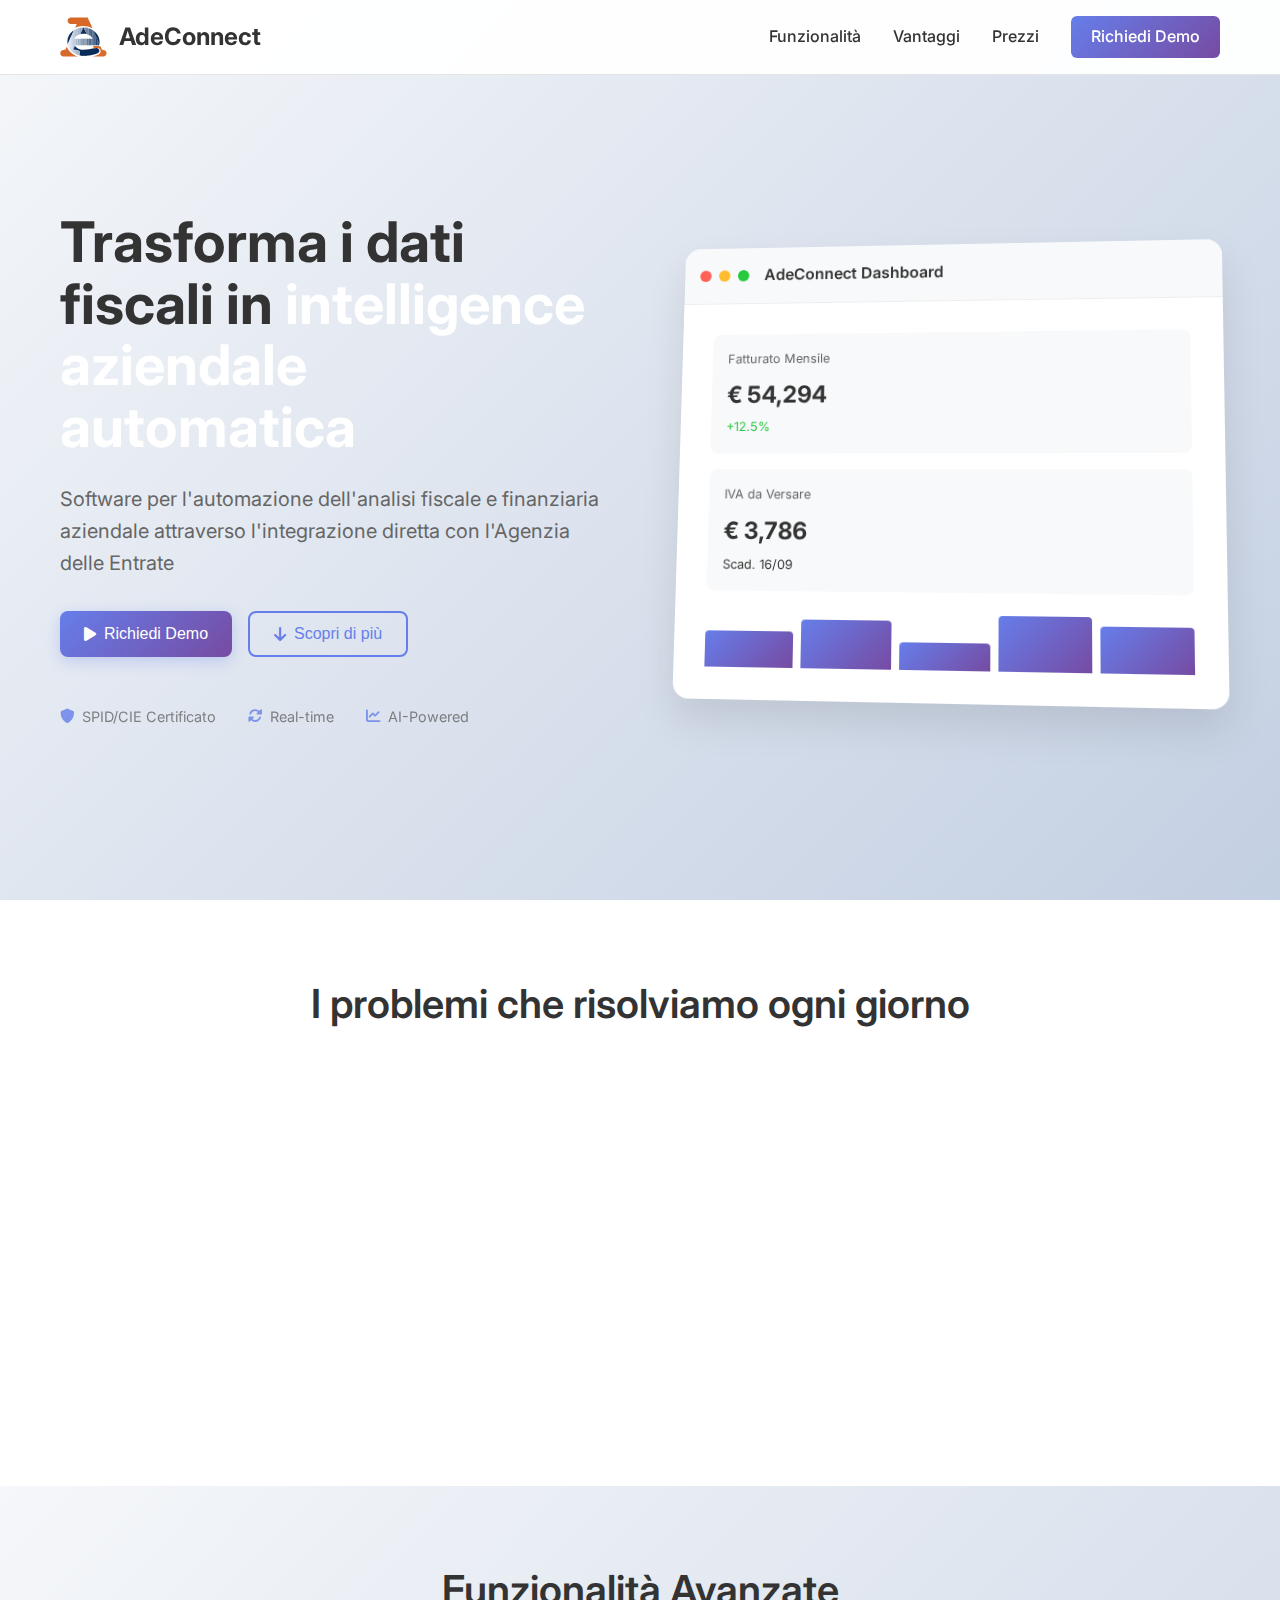
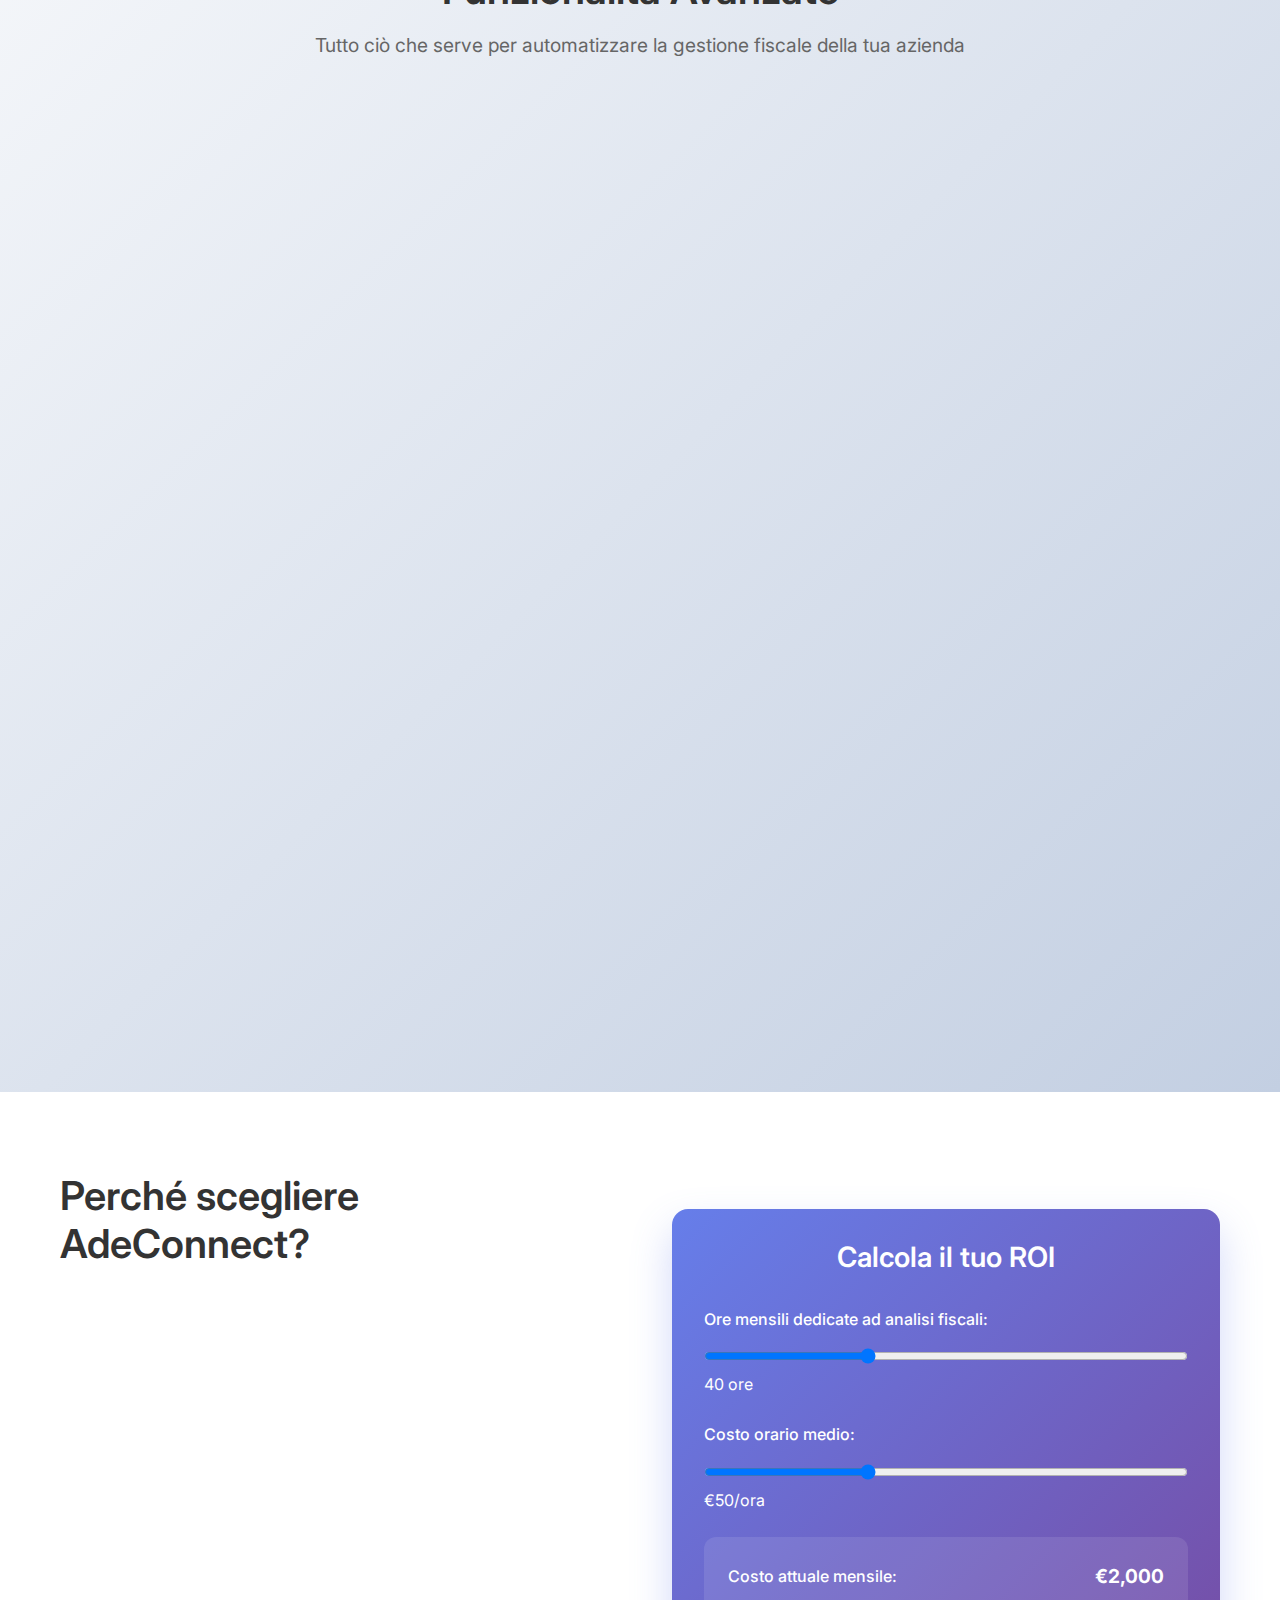
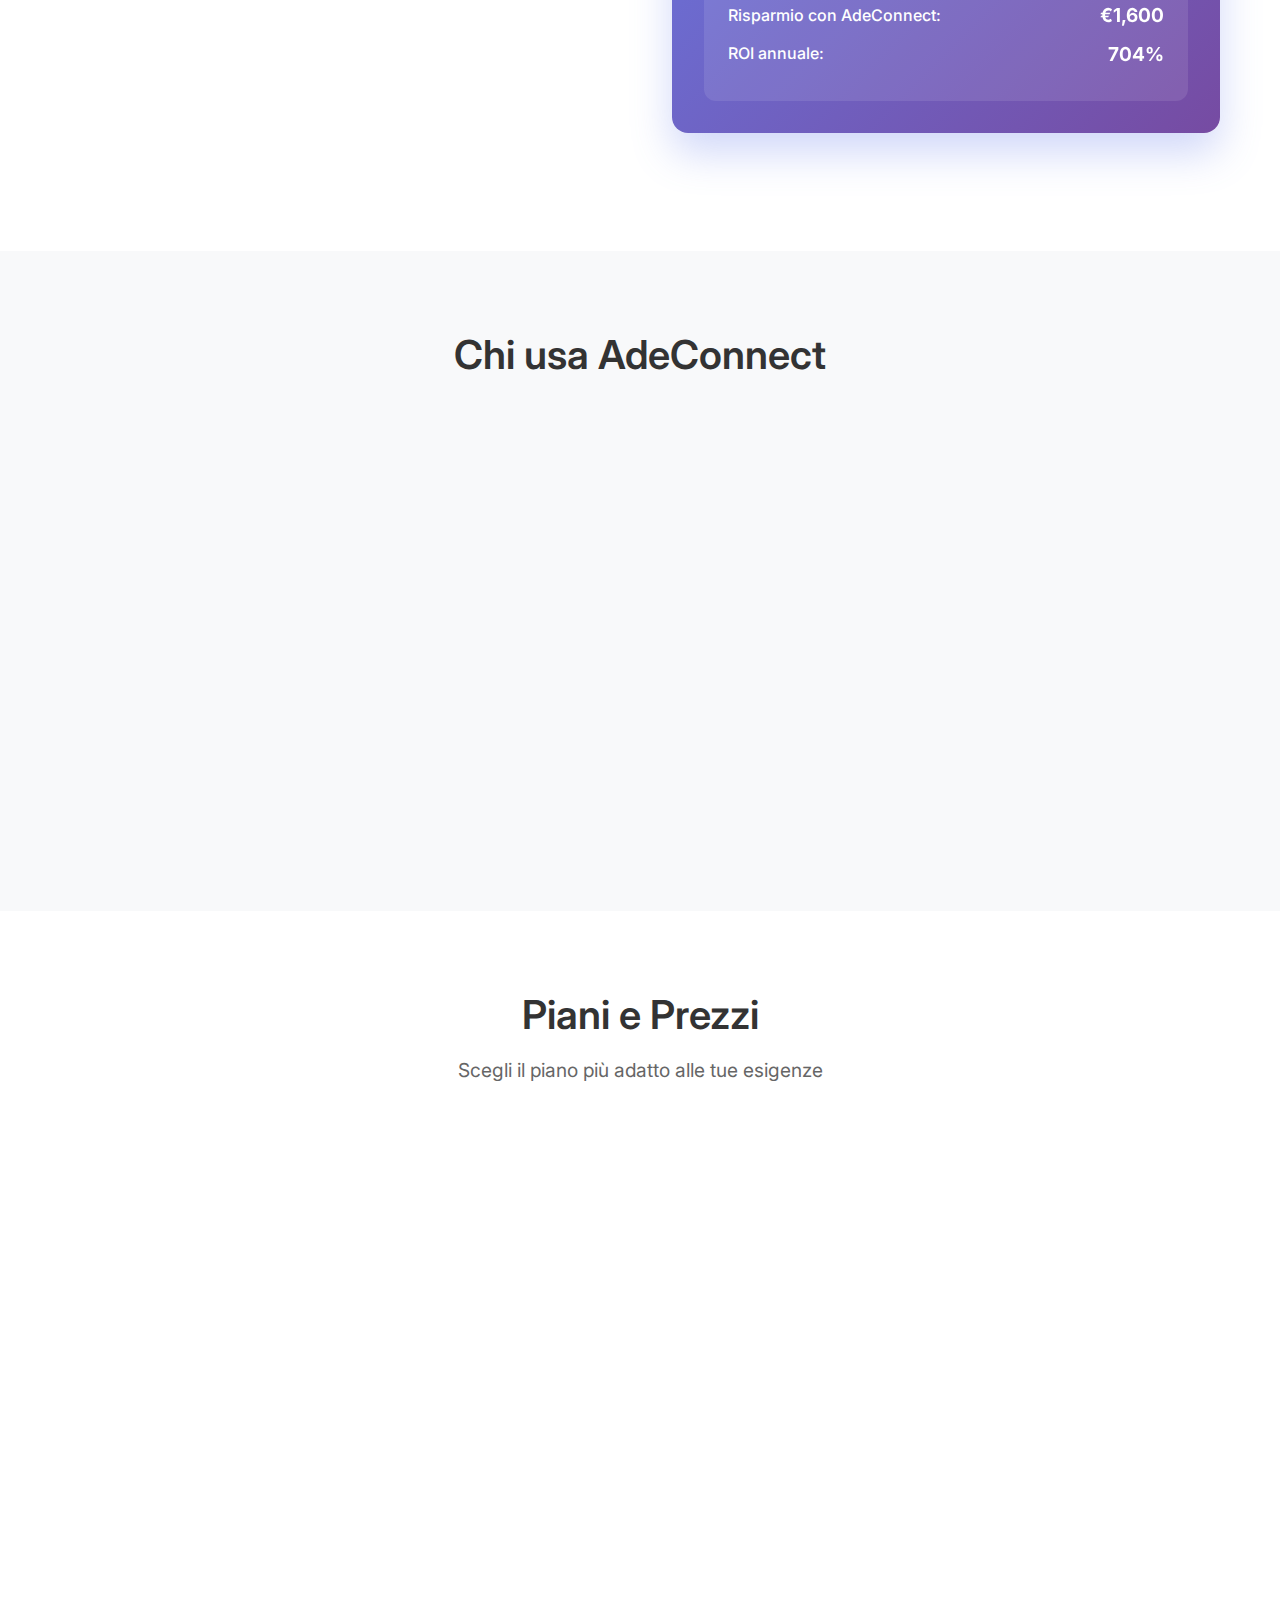
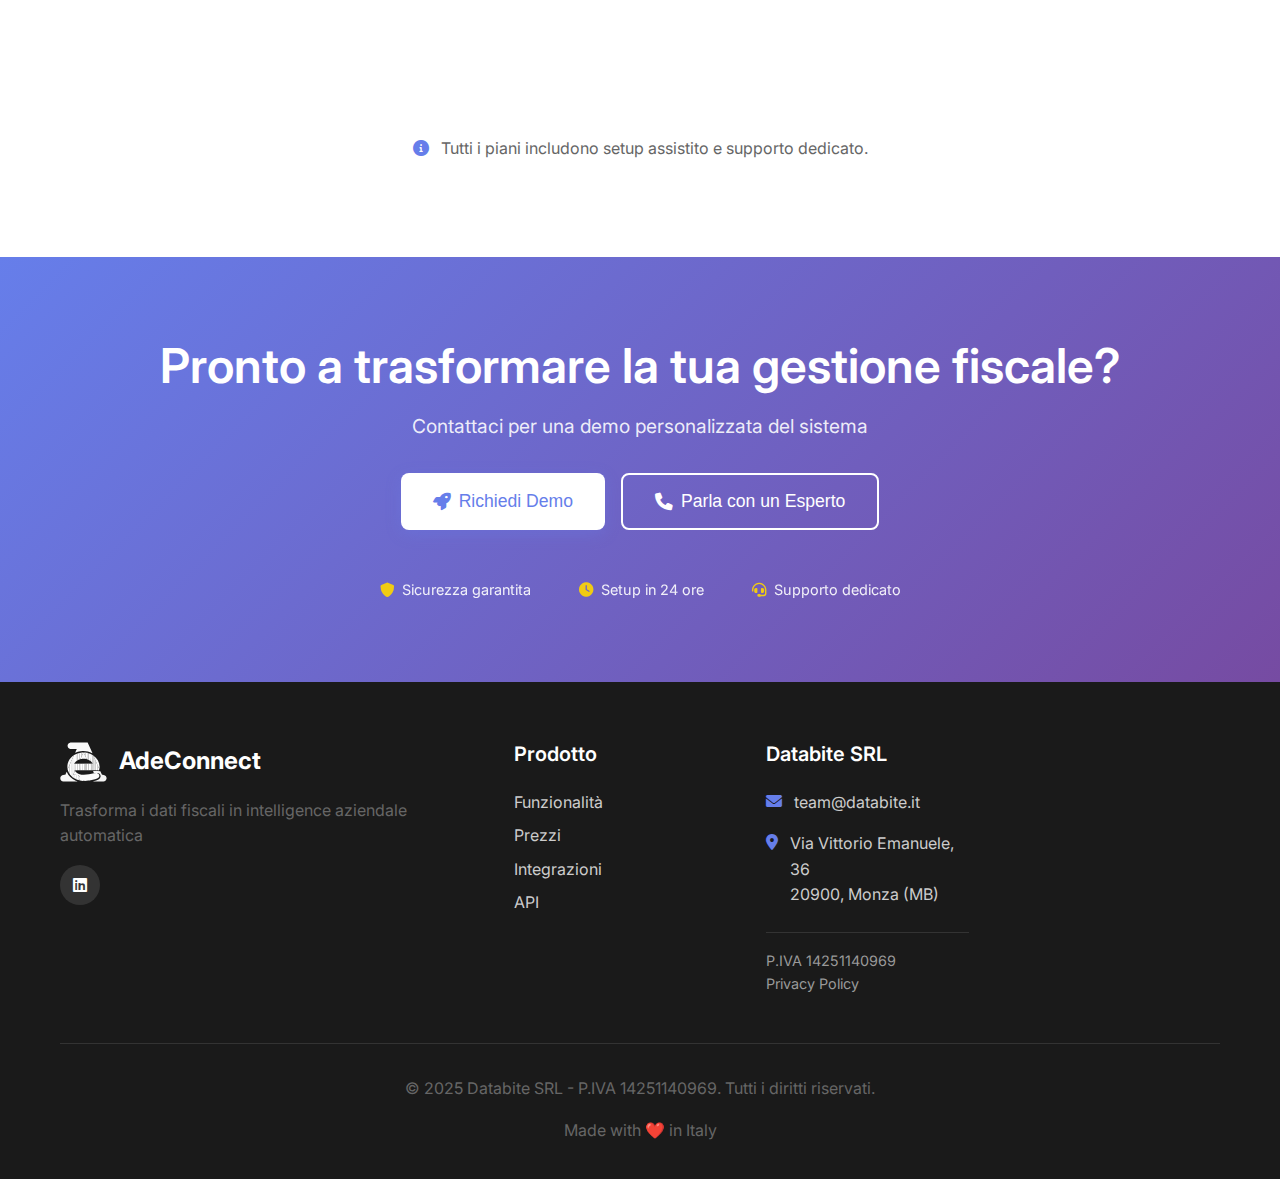
<file: index.html>
<!DOCTYPE html>
<html lang="it">
<head>
    <meta charset="UTF-8">
    <meta name="viewport" content="width=device-width, initial-scale=1.0">
    <title>AdeConnect - Automazione Fiscale e Analisi Aziendale</title>
    <meta name="description" content="Software per l'automazione dell'analisi fiscale e finanziaria aziendale attraverso l'integrazione diretta con l'Agenzia delle Entrate">
    <link rel="stylesheet" href="styles.css">
    <link href="https://fonts.googleapis.com/css2?family=Inter:wght@300;400;500;600;700&display=swap" rel="stylesheet">
    <link rel="stylesheet" href="https://cdnjs.cloudflare.com/ajax/libs/font-awesome/6.0.0/css/all.min.css">
</head>
<body>
    <!-- Navigation -->
    <nav class="navbar">
        <div class="container">
            <div class="nav-content">
                <div class="logo">
                    <img src="ade-logo.svg" alt="AdeConnect" class="logo-img">
                    <span class="logo-text">AdeConnect</span>
                </div>
                <div class="nav-links">
                    <a href="#features">Funzionalità</a>
                    <a href="#benefits">Vantaggi</a>
                    <a href="#pricing">Prezzi</a>
                                        <a href="#contact" class="cta-button">Richiedi Demo</a>
                </div>
                <div class="mobile-menu-toggle">
                    <i class="fas fa-bars"></i>
                </div>
            </div>
        </div>
    </nav>

    <!-- Hero Section -->
    <section class="hero">
        <div class="container">
            <div class="hero-content">
                <div class="hero-text">
                    <h1 class="hero-title">
                        Trasforma i dati fiscali in <span class="highlight">intelligence aziendale automatica</span>
                    </h1>
                    <p class="hero-subtitle">
                        Software per l'automazione dell'analisi fiscale e finanziaria aziendale attraverso l'integrazione diretta con l'Agenzia delle Entrate
                    </p>
                    <div class="hero-buttons">
                        <button class="btn-primary" onclick="openDemo()">
                            <i class="fas fa-play"></i>
                            Richiedi Demo
                        </button>
                        <button class="btn-secondary" onclick="scrollToFeatures()">
                            <i class="fas fa-arrow-down"></i>
                            Scopri di più
                        </button>
                    </div>
                    <div class="trust-indicators">
                        <div class="trust-item">
                            <i class="fas fa-shield-alt"></i>
                            <span>SPID/CIE Certificato</span>
                        </div>
                        <div class="trust-item">
                            <i class="fas fa-sync-alt"></i>
                            <span>Real-time</span>
                        </div>
                        <div class="trust-item">
                            <i class="fas fa-chart-line"></i>
                            <span>AI-Powered</span>
                        </div>
                    </div>
                </div>
                <div class="hero-visual">
                    <div class="dashboard-preview">
                        <div class="dashboard-header">
                            <div class="dashboard-dots">
                                <span></span><span></span><span></span>
                            </div>
                            <div class="dashboard-title">AdeConnect Dashboard</div>
                        </div>
                        <div class="dashboard-content">
                            <div class="metric-card">
                                <div class="metric-label">Fatturato Mensile</div>
                                <div class="metric-value">€ 125.450</div>
                                <div class="metric-trend up">+12.5%</div>
                            </div>
                            <div class="metric-card">
                                <div class="metric-label">IVA da Versare</div>
                                <div class="metric-value">€ 8.750</div>
                                <div class="metric-trend">Scad. 16/09</div>
                            </div>
                            <div class="chart-placeholder">
                                <div class="chart-bar" style="height: 60%"></div>
                                <div class="chart-bar" style="height: 80%"></div>
                                <div class="chart-bar" style="height: 45%"></div>
                                <div class="chart-bar" style="height: 90%"></div>
                                <div class="chart-bar" style="height: 75%"></div>
                            </div>
                        </div>
                    </div>
                </div>
            </div>
        </div>
    </section>

    <!-- Problem Section -->
    <section class="problem">
        <div class="container">
            <h2>I problemi che risolviamo ogni giorno</h2>
            <div class="problem-grid">
                <div class="problem-card">
                    <i class="fas fa-clock"></i>
                    <h3>Ore perse in analisi manuali</h3>
                    <p>Tempo dedicato ad analisi ripetitive che potrebbero essere automatizzate</p>
                </div>
                <div class="problem-card">
                    <i class="fas fa-exclamation-triangle"></i>
                    <h3>Errori di categorizzazione</h3>
                    <p>Errori umani nella categorizzazione contabile che compromettono l'analisi</p>
                </div>
                <div class="problem-card">
                    <i class="fas fa-unlink"></i>
                    <h3>Sistemi disconnessi</h3>
                    <p>Integrazione manuale tra sistemi di fatturazione e analisi fiscale</p>
                </div>
                <div class="problem-card">
                    <i class="fas fa-eye-slash"></i>
                    <h3>Mancanza di visibilità</h3>
                    <p>Assenza di visibilità real-time sulle performance finanziarie</p>
                </div>
            </div>
        </div>
    </section>

    <!-- Features Section -->
    <section id="features" class="features">
        <div class="container">
            <div class="section-header">
                <h2>Funzionalità Avanzate</h2>
                <p>Tutto ciò che serve per automatizzare la gestione fiscale della tua azienda</p>
            </div>
            
            <div class="features-grid">
                <div class="feature-card">
                    <div class="feature-icon">
                        <i class="fas fa-link"></i>
                    </div>
                    <h3>Integrazione Fiscale</h3>
                    <ul>
                        <li>Connessione API con Agenzia delle Entrate</li>
                        <li>Accesso tramite SPID, PIN, CIE</li>
                        <li>Sincronizzazione real-time dei dati fiscali</li>
                        <li>Importazione automatica fatture attive e passive</li>
                    </ul>
                </div>

                <div class="feature-card">
                    <div class="feature-icon">
                        <i class="fas fa-brain"></i>
                    </div>
                    <h3>Analisi Automatizzata</h3>
                    <ul>
                        <li>Categorizzazione intelligente delle fatture</li>
                        <li>Calcolo automatico bilancio e saldo IVA</li>
                        <li>Analisi esposizione clienti/fornitori</li>
                        <li>Monitoraggio flussi di cassa</li>
                    </ul>
                </div>

                <div class="feature-card">
                    <div class="feature-icon">
                        <i class="fas fa-chart-bar"></i>
                    </div>
                    <h3>Reporting & Export</h3>
                    <ul>
                        <li>Dashboard real-time con KPI aziendali</li>
                        <li>Export Excel con formule integrate per simulazioni, JSON, CSV</li>
                        <li>Report personalizzabili per settore</li>
                        <li>Indicatori fiscali automatici</li>
                    </ul>
                </div>

                <div class="feature-card">
                    <div class="feature-icon">
                        <i class="fas fa-bell"></i>
                    </div>
                    <h3>Alert System</h3>
                    <ul>
                        <li>Notifiche proattive per scadenze fiscali</li>
                        <li>Alert su anomalie nei flussi</li>
                        <li>Soglie configurabili esposizione crediti</li>
                        <li>Prevenzione errori automatica</li>
                    </ul>
                </div>

                <div class="feature-card">
                    <div class="feature-icon">
                        <i class="fas fa-chart-line"></i>
                    </div>
                    <h3>Predictive Analytics</h3>
                    <ul>
                        <li>Identificazione trend stagionali</li>
                        <li>Forecast bilancio trimestrale/annuale</li>
                        <li>Analisi predittiva dei flussi</li>
                        <li>Ottimizzazione fiscale automatica</li>
                    </ul>
                </div>

                <div class="feature-card">
                    <div class="feature-icon">
                        <i class="fas fa-lightbulb"></i>
                    </div>
                    <h3>Business Intelligence</h3>
                    <ul>
                        <li>Benchmarking settoriale anonimizzato</li>
                        <li>Analisi marginalità per cliente/prodotto</li>
                        <li>Report comparativi di mercato</li>
                        <li>Insights strategici automatici</li>
                    </ul>
                </div>
            </div>
        </div>
    </section>

    <!-- Benefits Section -->
    <section id="benefits" class="benefits">
        <div class="container">
            <div class="benefits-content">
                <div class="benefits-text">
                    <h2>Perché scegliere AdeConnect?</h2>
                    <div class="benefit-item">
                        <div class="benefit-number">01</div>
                        <div class="benefit-content">
                            <h3>Risparmio di tempo immediato</h3>
                            <p>Elimina fino all'80% del tempo dedicato ad analisi manuali ripetitive</p>
                        </div>
                    </div>
                    <div class="benefit-item">
                        <div class="benefit-number">02</div>
                        <div class="benefit-content">
                            <h3>Precisione garantita</h3>
                            <p>Riduce gli errori di categorizzazione contabile del 95%</p>
                        </div>
                    </div>
                    <div class="benefit-item">
                        <div class="benefit-number">03</div>
                        <div class="benefit-content">
                            <h3>Visibilità completa</h3>
                            <p>Dashboard real-time per decisioni basate sui dati</p>
                        </div>
                    </div>
                    <div class="benefit-item">
                        <div class="benefit-number">04</div>
                        <div class="benefit-content">
                            <h3>Compliance automatica</h3>
                            <p>Sempre allineati con le normative fiscali vigenti</p>
                        </div>
                    </div>
                </div>
                <div class="benefits-visual">
                    <div class="roi-calculator">
                        <h3>Calcola il tuo ROI</h3>
                        <div class="calculator-input">
                            <label>Ore mensili dedicate ad analisi fiscali:</label>
                            <input type="range" id="hoursSlider" min="10" max="100" value="40" oninput="calculateROI()">
                            <span id="hoursValue">40</span> ore
                        </div>
                        <div class="calculator-input">
                            <label>Costo orario medio:</label>
                            <input type="range" id="costSlider" min="25" max="100" value="50" oninput="calculateROI()">
                            €<span id="costValue">50</span>/ora
                        </div>
                        <div class="roi-result">
                            <div class="roi-item">
                                <span class="roi-label">Costo attuale mensile:</span>
                                <span class="roi-value" id="currentCost">€2.000</span>
                            </div>
                            <div class="roi-item">
                                <span class="roi-label">Risparmio con AdeConnect:</span>
                                <span class="roi-value highlight" id="savings">€1.600</span>
                            </div>
                            <div class="roi-item">
                                <span class="roi-label">ROI annuale:</span>
                                <span class="roi-value highlight" id="roi">800%</span>
                            </div>
                        </div>
                    </div>
                </div>
            </div>
        </div>
    </section>

    <!-- Target Market Section -->
    <section class="target-market">
        <div class="container">
            <h2>Chi usa AdeConnect</h2>
            <div class="target-grid">
                <div class="target-card primary">
                    <div class="target-icon">
                        <i class="fas fa-building"></i>
                    </div>
                    <h3>Studi Commerciali</h3>
                    <p>Commercialisti e consulenti fiscali che gestiscono più clienti</p>
                    <div class="target-benefits">
                        <span>✓ Automazione completa</span>
                        <span>✓ Gestione multi-cliente</span>
                        <span>✓ Report personalizzati</span>
                    </div>
                </div>
                <div class="target-card secondary">
                    <div class="target-icon">
                        <i class="fas fa-industry"></i>
                    </div>
                    <h3>PMI</h3>
                    <p>Piccole e medie imprese con gestione fiscale interna</p>
                    <div class="target-benefits">
                        <span>✓ Dashboard intuitiva</span>
                        <span>✓ Alert automatici</span>
                        <span>✓ Compliance garantita</span>
                    </div>
                </div>
            </div>
        </div>
    </section>

    <!-- Pricing Section -->
    <section id="pricing" class="pricing">
        <div class="container">
            <div class="section-header">
                <h2>Piani e Prezzi</h2>
                <p>Scegli il piano più adatto alle tue esigenze</p>
            </div>
            <div class="pricing-grid">
                <div class="pricing-card">
                    <div class="pricing-header">
                        <h3>Starter</h3>
                        <div class="price">
                            <span class="currency">€</span>
                            <span class="amount">0.025</span>
                            <span class="period">/fattura</span>
                        </div>
                        <p class="pricing-subtitle">A consumo</p>
                    </div>
                    <div class="pricing-features">
                        <ul>
                            <li><i class="fas fa-check"></i> €0.025 a fattura</li>
                            <li><i class="fas fa-check"></i> Scarica fatture tramite REST API</li>
                            <li><i class="fas fa-check"></i> Accesso completo allo storico fatture</li>
                            <li><i class="fas fa-check"></i> Dashboard base</li>
                        </ul>
                    </div>
                    <button class="pricing-btn">Richiedi Demo</button>
                </div>

                <div class="pricing-card featured">
                    <div class="pricing-badge">Più Popolare</div>
                    <div class="pricing-header">
                        <h3>Professional</h3>
                        <div class="price">
                            <span class="currency">Contattaci</span>
                        </div>
                        <p class="pricing-subtitle">Piano completo</p>
                    </div>
                    <div class="pricing-features">
                        <ul>
                            <li><i class="fas fa-check"></i> Tutto in Starter</li>
                            <li><i class="fas fa-check"></i> Dashboard avanzate e BI</li>
                            <li><i class="fas fa-check"></i> Download transazioni bancarie tramite PSD2</li>
                            <li><i class="fas fa-check"></i> Report in multipli formati (Excel, Google Sheets, ...)</li>
                            <li><i class="fas fa-check"></i> <strong>Gestione Rischio d'Impresa</strong> <span class="new-badge">NEW!</span></li>
                        </ul>
                    </div>
                    <button class="pricing-btn">Contattaci</button>
                </div>
            </div>
            <div class="pricing-note">
                <p><i class="fas fa-info-circle"></i> Tutti i piani includono setup assistito e supporto dedicato.</p>
            </div>
        </div>
    </section>

    <!-- CTA Section -->
    <section class="cta">
        <div class="container">
            <div class="cta-content">
                <h2>Pronto a trasformare la tua gestione fiscale?</h2>
                <p>Contattaci per una demo personalizzata del sistema</p>
                <div class="cta-buttons">
                    <button class="btn-primary large" onclick="openDemo()">
                        <i class="fas fa-rocket"></i>
                        Richiedi Demo
                    </button>
                    <button class="btn-secondary large">
                        <i class="fas fa-phone"></i>
                        Parla con un Esperto
                    </button>
                </div>
                <div class="cta-guarantees">
                    <div class="guarantee">
                        <i class="fas fa-shield-alt"></i>
                        <span>Sicurezza garantita</span>
                    </div>
                    <div class="guarantee">
                        <i class="fas fa-clock"></i>
                        <span>Setup in 24 ore</span>
                    </div>
                    <div class="guarantee">
                        <i class="fas fa-headset"></i>
                        <span>Supporto dedicato</span>
                    </div>
                </div>
            </div>
        </div>
    </section>

    <!-- Footer -->
    <footer class="footer">
        <div class="container">
            <div class="footer-content">
                <div class="footer-section">
                    <div class="footer-logo">
                        <img src="ade-logo.svg" alt="AdeConnect">
                        <span>AdeConnect</span>
                    </div>
                    <p>Trasforma i dati fiscali in intelligence aziendale automatica</p>
                    <div class="social-links">
                        <a href="https://www.linkedin.com/company/databite-it/about/" target="_blank"><i class="fab fa-linkedin"></i></a>
                    </div>
                </div>
                <div class="footer-section">
                    <h4>Prodotto</h4>
                    <ul>
                        <li><a href="#features">Funzionalità</a></li>
                        <li><a href="#pricing">Prezzi</a></li>
                        <li><a href="#">Integrazioni</a></li>
                        <li><a href="#">API</a></li>
                    </ul>
                </div>
                <div class="footer-section">
                    <h4>Databite SRL</h4>
                    <div class="company-info">
                        <div class="contact-item">
                            <i class="fas fa-envelope"></i>
                            <a href="mailto:team@databite.it">team@databite.it</a>
                        </div>
                        
                        <div class="contact-item">
                            <i class="fas fa-map-marker-alt"></i>
                            <span>Via Vittorio Emanuele, 36<br>20900, Monza (MB)</span>
                        </div>
                        
                        <div class="legal-info">
                            <p>P.IVA 14251140969</p>
                            <p><a href="privacy-policy.html">Privacy Policy</a></p>
                        </div>
                    </div>
                </div>
            </div>
            <div class="footer-bottom">
                <p>© 2025 Databite SRL - P.IVA 14251140969. Tutti i diritti riservati.</p>
                <p>Made with ❤️ in Italy</p>
            </div>
        </div>
    </footer>

    <!-- Demo Modal -->
    <div id="demoModal" class="modal">
        <div class="modal-content">
            <div class="modal-header">
                <h3>Richiedi Demo</h3>
                <span class="close" onclick="closeDemo()">&times;</span>
            </div>
            <div class="modal-body">
                <form id="demoForm">
                    <div class="form-group">
                        <label for="name">Nome e Cognome *</label>
                        <input type="text" id="name" name="name" required>
                    </div>
                    <div class="form-group">
                        <label for="email">Email Aziendale *</label>
                        <input type="email" id="email" name="email" required>
                    </div>
                    <div class="form-group">
                        <label for="company">Azienda *</label>
                        <input type="text" id="company" name="company" required>
                    </div>
                    <div class="form-group">
                        <label for="role">Ruolo</label>
                        <select id="role" name="role">
                            <option value="">Seleziona...</option>
                            <option value="commercialista">Commercialista</option>
                            <option value="consulente">Consulente Fiscale</option>
                            <option value="cfo">CFO/Amministratore</option>
                            <option value="imprenditore">Imprenditore</option>
                            <option value="altro">Altro</option>
                        </select>
                    </div>
                    <div class="form-group">
                        <label for="employees">Numero Dipendenti</label>
                        <select id="employees" name="employees">
                            <option value="">Seleziona...</option>
                            <option value="1-10">1-10</option>
                            <option value="11-50">11-50</option>
                            <option value="51-200">51-200</option>
                            <option value="200+">200+</option>
                        </select>
                    </div>
                    <div class="form-group">
                        <label for="message">Note aggiuntive</label>
                        <textarea id="message" name="message" rows="3"></textarea>
                    </div>
                    <button type="submit" class="btn-primary full-width">
                        <i class="fas fa-calendar-check"></i>
                        Prenota Demo
                    </button>
                </form>
            </div>
        </div>
    </div>

    <script src="script.js"></script>
</body>
</html>
</file>
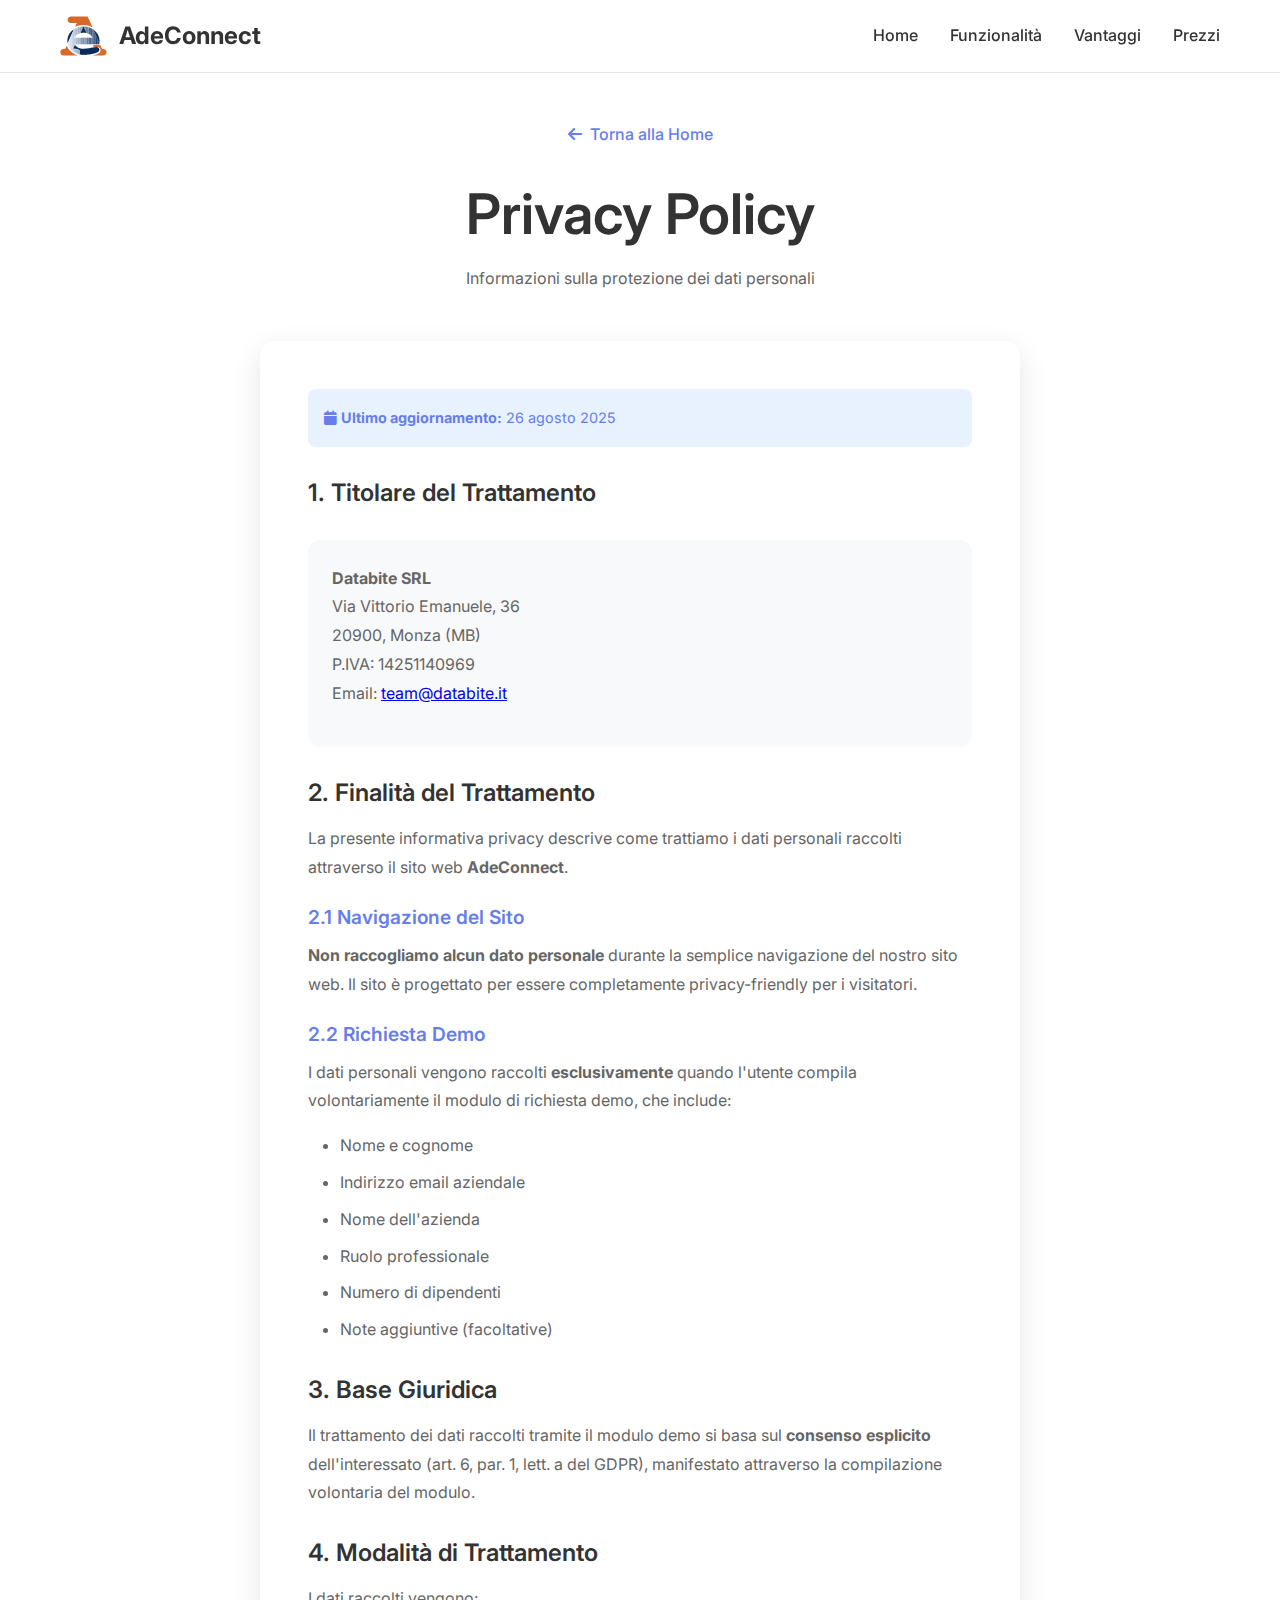
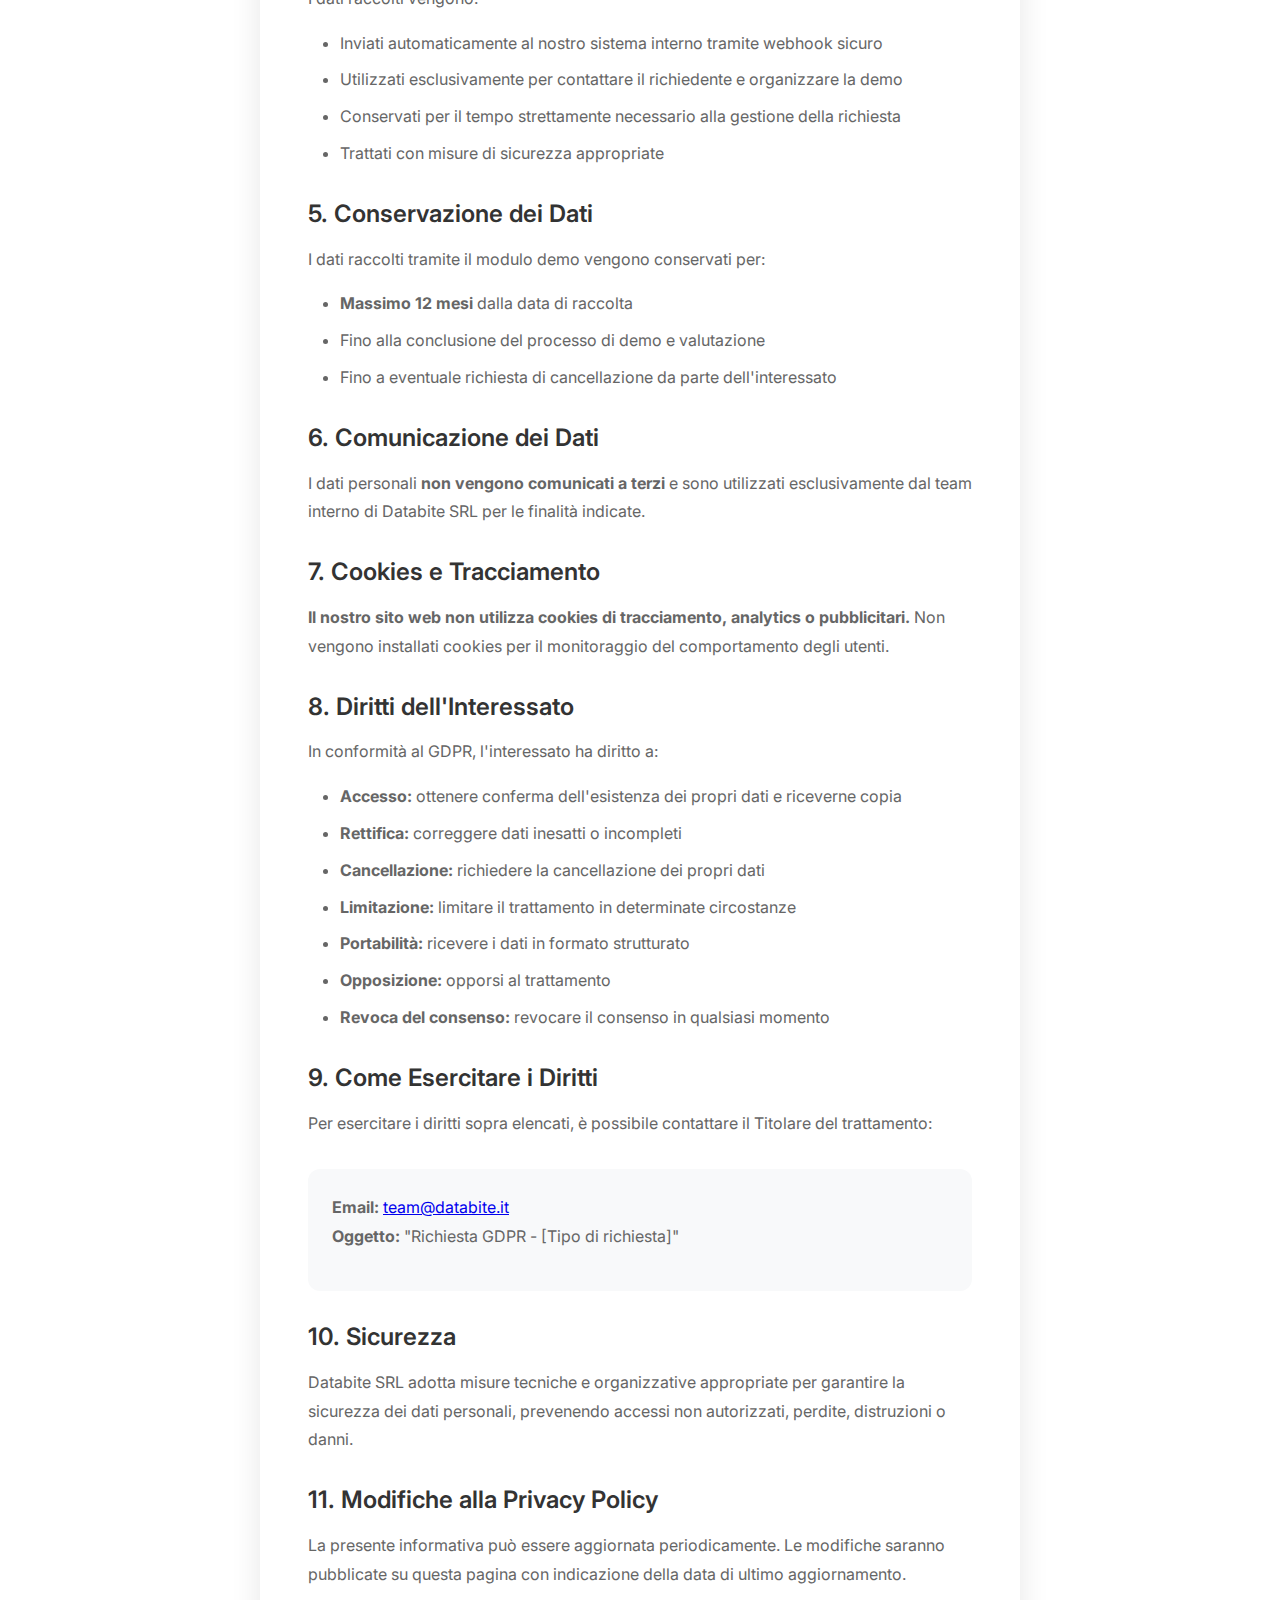
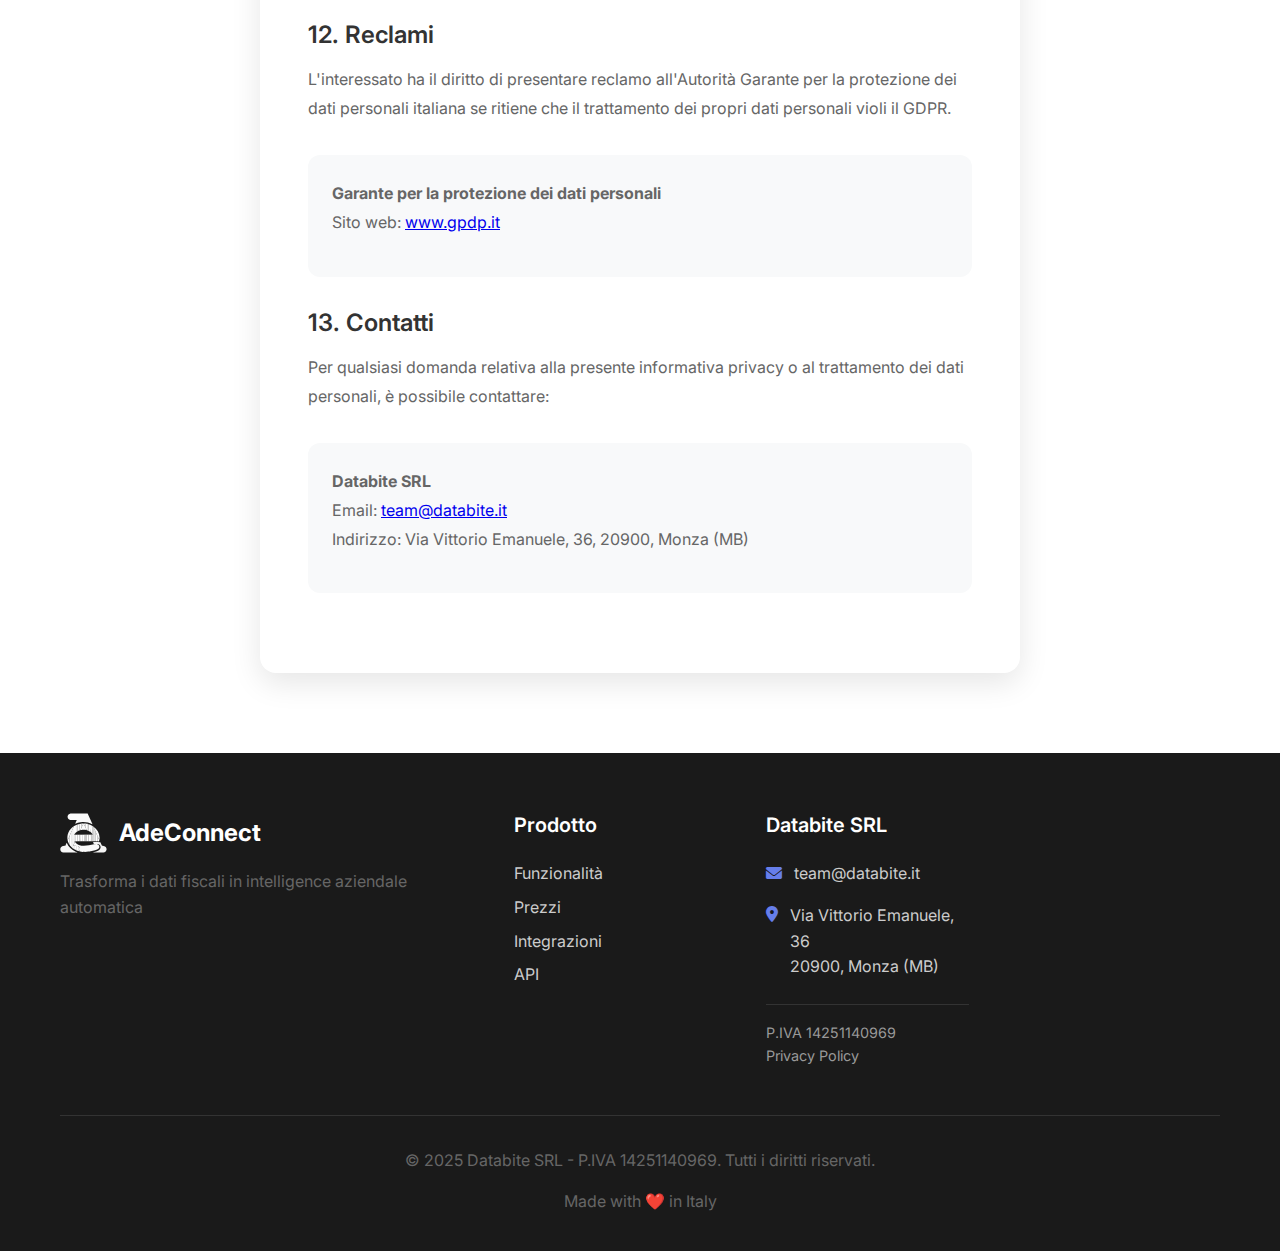
<file: privacy-policy.html>
<!DOCTYPE html>
<html lang="it">
<head>
    <meta charset="UTF-8">
    <meta name="viewport" content="width=device-width, initial-scale=1.0">
    <title>Privacy Policy - AdeConnect</title>
    <meta name="description" content="Privacy Policy di AdeConnect - Informazioni sulla protezione dei dati personali">
    <link rel="stylesheet" href="styles.css">
    <link href="https://fonts.googleapis.com/css2?family=Inter:wght@300;400;500;600;700&display=swap" rel="stylesheet">
    <link rel="stylesheet" href="https://cdnjs.cloudflare.com/ajax/libs/font-awesome/6.0.0/css/all.min.css">
    <style>
        .privacy-container {
            max-width: 800px;
            margin: 0 auto;
            padding: 120px 20px 80px;
            line-height: 1.8;
        }
        
        .privacy-header {
            text-align: center;
            margin-bottom: 3rem;
        }
        
        .privacy-content {
            background: white;
            padding: 3rem;
            border-radius: 16px;
            box-shadow: 0 10px 30px rgba(0, 0, 0, 0.1);
        }
        
        .privacy-content h2 {
            color: #333;
            margin-top: 2rem;
            margin-bottom: 1rem;
            font-size: 1.5rem;
        }
        
        .privacy-content h3 {
            color: #667eea;
            margin-top: 1.5rem;
            margin-bottom: 0.75rem;
            font-size: 1.2rem;
        }
        
        .privacy-content p {
            margin-bottom: 1rem;
            color: #666;
        }
        
        .privacy-content ul {
            margin-bottom: 1rem;
            padding-left: 2rem;
        }
        
        .privacy-content li {
            margin-bottom: 0.5rem;
            color: #666;
        }
        
        .contact-info {
            background: #f8f9fa;
            padding: 1.5rem;
            border-radius: 12px;
            margin: 2rem 0;
        }
        
        .back-link {
            display: inline-flex;
            align-items: center;
            gap: 0.5rem;
            color: #667eea;
            text-decoration: none;
            font-weight: 500;
            margin-bottom: 2rem;
            transition: color 0.3s ease;
        }
        
        .back-link:hover {
            color: #5a6fd8;
        }
        
        .last-updated {
            background: #e8f2ff;
            color: #667eea;
            padding: 1rem;
            border-radius: 8px;
            font-size: 0.9rem;
            margin-bottom: 2rem;
        }
    </style>
</head>
<body>
    <!-- Navigation -->
    <nav class="navbar">
        <div class="container">
            <div class="nav-content">
                <div class="logo">
                    <img src="ade-logo.svg" alt="AdeConnect" class="logo-img">
                    <span class="logo-text">AdeConnect</span>
                </div>
                <div class="nav-links">
                    <a href="index.html">Home</a>
                    <a href="index.html#features">Funzionalità</a>
                    <a href="index.html#benefits">Vantaggi</a>
                    <a href="index.html#pricing">Prezzi</a>
                </div>
            </div>
        </div>
    </nav>

    <div class="privacy-container">
        <div class="privacy-header">
            <a href="index.html" class="back-link">
                <i class="fas fa-arrow-left"></i>
                Torna alla Home
            </a>
            <h1>Privacy Policy</h1>
            <p>Informazioni sulla protezione dei dati personali</p>
        </div>

        <div class="privacy-content">
            <div class="last-updated">
                <i class="fas fa-calendar"></i>
                <strong>Ultimo aggiornamento:</strong> 26 agosto 2025
            </div>

            <h2>1. Titolare del Trattamento</h2>
            <div class="contact-info">
                <p><strong>Databite SRL</strong><br>
                Via Vittorio Emanuele, 36<br>
                20900, Monza (MB)<br>
                P.IVA: 14251140969<br>
                Email: <a href="mailto:team@databite.it">team@databite.it</a></p>
            </div>

            <h2>2. Finalità del Trattamento</h2>
            <p>La presente informativa privacy descrive come trattiamo i dati personali raccolti attraverso il sito web <strong>AdeConnect</strong>.</p>
            
            <h3>2.1 Navigazione del Sito</h3>
            <p><strong>Non raccogliamo alcun dato personale</strong> durante la semplice navigazione del nostro sito web. Il sito è progettato per essere completamente privacy-friendly per i visitatori.</p>

            <h3>2.2 Richiesta Demo</h3>
            <p>I dati personali vengono raccolti <strong>esclusivamente</strong> quando l'utente compila volontariamente il modulo di richiesta demo, che include:</p>
            <ul>
                <li>Nome e cognome</li>
                <li>Indirizzo email aziendale</li>
                <li>Nome dell'azienda</li>
                <li>Ruolo professionale</li>
                <li>Numero di dipendenti</li>
                <li>Note aggiuntive (facoltative)</li>
            </ul>

            <h2>3. Base Giuridica</h2>
            <p>Il trattamento dei dati raccolti tramite il modulo demo si basa sul <strong>consenso esplicito</strong> dell'interessato (art. 6, par. 1, lett. a del GDPR), manifestato attraverso la compilazione volontaria del modulo.</p>

            <h2>4. Modalità di Trattamento</h2>
            <p>I dati raccolti vengono:</p>
            <ul>
                <li>Inviati automaticamente al nostro sistema interno tramite webhook sicuro</li>
                <li>Utilizzati esclusivamente per contattare il richiedente e organizzare la demo</li>
                <li>Conservati per il tempo strettamente necessario alla gestione della richiesta</li>
                <li>Trattati con misure di sicurezza appropriate</li>
            </ul>

            <h2>5. Conservazione dei Dati</h2>
            <p>I dati raccolti tramite il modulo demo vengono conservati per:</p>
            <ul>
                <li><strong>Massimo 12 mesi</strong> dalla data di raccolta</li>
                <li>Fino alla conclusione del processo di demo e valutazione</li>
                <li>Fino a eventuale richiesta di cancellazione da parte dell'interessato</li>
            </ul>

            <h2>6. Comunicazione dei Dati</h2>
            <p>I dati personali <strong>non vengono comunicati a terzi</strong> e sono utilizzati esclusivamente dal team interno di Databite SRL per le finalità indicate.</p>

            <h2>7. Cookies e Tracciamento</h2>
            <p><strong>Il nostro sito web non utilizza cookies di tracciamento, analytics o pubblicitari.</strong> Non vengono installati cookies per il monitoraggio del comportamento degli utenti.</p>

            <h2>8. Diritti dell'Interessato</h2>
            <p>In conformità al GDPR, l'interessato ha diritto a:</p>
            <ul>
                <li><strong>Accesso:</strong> ottenere conferma dell'esistenza dei propri dati e riceverne copia</li>
                <li><strong>Rettifica:</strong> correggere dati inesatti o incompleti</li>
                <li><strong>Cancellazione:</strong> richiedere la cancellazione dei propri dati</li>
                <li><strong>Limitazione:</strong> limitare il trattamento in determinate circostanze</li>
                <li><strong>Portabilità:</strong> ricevere i dati in formato strutturato</li>
                <li><strong>Opposizione:</strong> opporsi al trattamento</li>
                <li><strong>Revoca del consenso:</strong> revocare il consenso in qualsiasi momento</li>
            </ul>

            <h2>9. Come Esercitare i Diritti</h2>
            <p>Per esercitare i diritti sopra elencati, è possibile contattare il Titolare del trattamento:</p>
            <div class="contact-info">
                <p><strong>Email:</strong> <a href="mailto:team@databite.it">team@databite.it</a><br>
                <strong>Oggetto:</strong> "Richiesta GDPR - [Tipo di richiesta]"</p>
            </div>

            <h2>10. Sicurezza</h2>
            <p>Databite SRL adotta misure tecniche e organizzative appropriate per garantire la sicurezza dei dati personali, prevenendo accessi non autorizzati, perdite, distruzioni o danni.</p>

            <h2>11. Modifiche alla Privacy Policy</h2>
            <p>La presente informativa può essere aggiornata periodicamente. Le modifiche saranno pubblicate su questa pagina con indicazione della data di ultimo aggiornamento.</p>

            <h2>12. Reclami</h2>
            <p>L'interessato ha il diritto di presentare reclamo all'Autorità Garante per la protezione dei dati personali italiana se ritiene che il trattamento dei propri dati personali violi il GDPR.</p>

            <div class="contact-info">
                <p><strong>Garante per la protezione dei dati personali</strong><br>
                Sito web: <a href="https://www.gpdp.it" target="_blank">www.gpdp.it</a></p>
            </div>

            <h2>13. Contatti</h2>
            <p>Per qualsiasi domanda relativa alla presente informativa privacy o al trattamento dei dati personali, è possibile contattare:</p>
            <div class="contact-info">
                <p><strong>Databite SRL</strong><br>
                Email: <a href="mailto:team@databite.it">team@databite.it</a><br>
                Indirizzo: Via Vittorio Emanuele, 36, 20900, Monza (MB)</p>
            </div>
        </div>
    </div>

    <!-- Footer -->
    <footer class="footer">
        <div class="container">
            <div class="footer-content">
                <div class="footer-section">
                    <div class="footer-logo">
                        <img src="ade-logo.svg" alt="AdeConnect">
                        <span>AdeConnect</span>
                    </div>
                    <p>Trasforma i dati fiscali in intelligence aziendale automatica</p>
                </div>
                <div class="footer-section">
                    <h4>Prodotto</h4>
                    <ul>
                        <li><a href="index.html#features">Funzionalità</a></li>
                        <li><a href="index.html#pricing">Prezzi</a></li>
                        <li><a href="index.html">Integrazioni</a></li>
                        <li><a href="index.html">API</a></li>
                    </ul>
                </div>
                <div class="footer-section">
                    <h4>Databite SRL</h4>
                    <div class="company-info">
                        <div class="contact-item">
                            <i class="fas fa-envelope"></i>
                            <a href="mailto:team@databite.it">team@databite.it</a>
                        </div>
                        
                        <div class="contact-item">
                            <i class="fas fa-map-marker-alt"></i>
                            <span>Via Vittorio Emanuele, 36<br>20900, Monza (MB)</span>
                        </div>
                        
                        <div class="legal-info">
                            <p>P.IVA 14251140969</p>
                            <p><a href="privacy-policy.html">Privacy Policy</a></p>
                        </div>
                    </div>
                </div>
            </div>
            <div class="footer-bottom">
                <p>© 2025 Databite SRL - P.IVA 14251140969. Tutti i diritti riservati.</p>
                <p>Made with ❤️ in Italy</p>
            </div>
        </div>
    </footer>
</body>
</html>
</file>
<file: styles.css>
/* Reset and Base Styles */
* {
    margin: 0;
    padding: 0;
    box-sizing: border-box;
}

html {
    scroll-behavior: smooth;
}

body {
    font-family: 'Inter', sans-serif;
    line-height: 1.6;
    color: #333;
    background-color: #fff;
}

.container {
    max-width: 1200px;
    margin: 0 auto;
    padding: 0 20px;
}

/* Typography */
h1, h2, h3, h4, h5, h6 {
    font-weight: 600;
    line-height: 1.2;
    margin-bottom: 1rem;
}

h1 { font-size: 3.5rem; }
h2 { font-size: 2.5rem; }
h3 { font-size: 1.75rem; }
h4 { font-size: 1.25rem; }

p {
    margin-bottom: 1rem;
    color: #666;
}

.highlight {
    background: linear-gradient(135deg, #ffffff 0%, #ffffff 100%);
    -webkit-background-clip: text;
    -webkit-text-fill-color: transparent;
    background-clip: text;
}

/* Buttons */
.btn-primary, .btn-secondary {
    display: inline-flex;
    align-items: center;
    gap: 0.5rem;
    padding: 12px 24px;
    border: none;
    border-radius: 8px;
    font-weight: 500;
    font-size: 1rem;
    text-decoration: none;
    cursor: pointer;
    transition: all 0.3s ease;
}

.btn-primary {
    background: linear-gradient(135deg, #667eea 0%, #764ba2 100%);
    color: white;
    box-shadow: 0 4px 15px rgba(102, 126, 234, 0.3);
}

.btn-primary:hover {
    transform: translateY(-2px);
    box-shadow: 0 8px 25px rgba(102, 126, 234, 0.4);
}

.btn-secondary {
    background: transparent;
    color: #667eea;
    border: 2px solid #667eea;
}

.btn-secondary:hover {
    background: #667eea;
    color: white;
}

.btn-primary.large, .btn-secondary.large {
    padding: 16px 32px;
    font-size: 1.1rem;
}

.full-width {
    width: 100%;
    justify-content: center;
}

/* Navigation */
.navbar {
    position: fixed;
    top: 0;
    width: 100%;
    background: rgba(255, 255, 255, 0.95);
    backdrop-filter: blur(10px);
    border-bottom: 1px solid rgba(0, 0, 0, 0.1);
    z-index: 1000;
    transition: all 0.3s ease;
}

.nav-content {
    display: flex;
    justify-content: space-between;
    align-items: center;
    padding: 1rem 0;
}

.logo {
    display: flex;
    align-items: center;
    gap: 12px;
    font-weight: 700;
    font-size: 1.5rem;
    color: #333;
}

.logo-img {
    height: 40px;
    width: auto;
}

.nav-links {
    display: flex;
    align-items: center;
    gap: 2rem;
}

.nav-links a {
    text-decoration: none;
    color: #333;
    font-weight: 500;
    transition: color 0.3s ease;
}

.nav-links a:hover {
    color: #667eea;
}

.nav-links .cta-button {
    padding: 8px 20px;
    background: linear-gradient(135deg, #667eea 0%, #764ba2 100%);
    color: white !important;
    border-radius: 6px;
    transition: all 0.3s ease;
}

.nav-links .cta-button:hover {
    transform: translateY(-2px);
    box-shadow: 0 4px 15px rgba(102, 126, 234, 0.3);
}

.mobile-menu-toggle {
    display: none;
    font-size: 1.5rem;
    color: #333;
    cursor: pointer;
}

/* Hero Section */
.hero {
    padding: 120px 0 80px;
    background: linear-gradient(135deg, #f5f7fa 0%, #c3cfe2 100%);
    min-height: 100vh;
    display: flex;
    align-items: center;
}

.hero-content {
    display: grid;
    grid-template-columns: 1fr 1fr;
    gap: 4rem;
    align-items: center;
}

.hero-title {
    font-size: 3.5rem;
    font-weight: 700;
    margin-bottom: 1.5rem;
    line-height: 1.1;
}

.hero-subtitle {
    font-size: 1.25rem;
    color: #666;
    margin-bottom: 2rem;
    line-height: 1.6;
}

.hero-buttons {
    display: flex;
    gap: 1rem;
    margin-bottom: 3rem;
}

.trust-indicators {
    display: flex;
    gap: 2rem;
    opacity: 0.8;
}

.trust-item {
    display: flex;
    align-items: center;
    gap: 0.5rem;
    font-size: 0.9rem;
    color: #666;
}

.trust-item i {
    color: #667eea;
}

/* Dashboard Preview */
.dashboard-preview {
    background: white;
    border-radius: 16px;
    box-shadow: 0 20px 40px rgba(0, 0, 0, 0.1);
    overflow: hidden;
    transform: perspective(1000px) rotateY(-5deg) rotateX(5deg);
    transition: transform 0.3s ease;
}

.dashboard-preview:hover {
    transform: perspective(1000px) rotateY(0deg) rotateX(0deg);
}

.dashboard-header {
    background: #f8f9fa;
    padding: 1rem;
    display: flex;
    align-items: center;
    gap: 1rem;
    border-bottom: 1px solid #eee;
}

.dashboard-dots {
    display: flex;
    gap: 0.5rem;
}

.dashboard-dots span {
    width: 12px;
    height: 12px;
    border-radius: 50%;
    background: #ddd;
}

.dashboard-dots span:nth-child(1) { background: #ff5f56; }
.dashboard-dots span:nth-child(2) { background: #ffbd2e; }
.dashboard-dots span:nth-child(3) { background: #27ca3f; }

.dashboard-title {
    font-weight: 600;
    color: #333;
}

.dashboard-content {
    padding: 2rem;
}

.metric-card {
    background: #f8f9fa;
    padding: 1rem;
    border-radius: 8px;
    margin-bottom: 1rem;
}

.metric-label {
    font-size: 0.8rem;
    color: #666;
    margin-bottom: 0.5rem;
}

.metric-value {
    font-size: 1.5rem;
    font-weight: 700;
    color: #333;
}

.metric-trend {
    font-size: 0.8rem;
    margin-top: 0.25rem;
}

.metric-trend.up {
    color: #27ca3f;
}

.chart-placeholder {
    display: flex;
    align-items: end;
    gap: 0.5rem;
    height: 60px;
    margin-top: 1rem;
}

.chart-bar {
    flex: 1;
    background: linear-gradient(135deg, #667eea 0%, #764ba2 100%);
    border-radius: 4px 4px 0 0;
    animation: growUp 1s ease-out;
}

@keyframes growUp {
    from { height: 0; }
    to { height: inherit; }
}

/* Problem Section */
.problem {
    padding: 80px 0;
    background: #fff;
}

.problem h2 {
    text-align: center;
    margin-bottom: 3rem;
    color: #333;
}

.problem-grid {
    display: grid;
    grid-template-columns: repeat(auto-fit, minmax(250px, 1fr));
    gap: 2rem;
}

.problem-card {
    text-align: center;
    padding: 2rem;
    border-radius: 12px;
    background: #f8f9fa;
    transition: all 0.3s ease;
}

.problem-card:hover {
    transform: translateY(-5px);
    box-shadow: 0 10px 30px rgba(0, 0, 0, 0.1);
}

.problem-card i {
    font-size: 3rem;
    color: #e74c3c;
    margin-bottom: 1rem;
}

.problem-card h3 {
    color: #333;
    margin-bottom: 1rem;
}

/* Features Section */
.features {
    padding: 80px 0;
    background: linear-gradient(135deg, #f5f7fa 0%, #c3cfe2 100%);
}

.section-header {
    text-align: center;
    margin-bottom: 4rem;
}

.section-header h2 {
    margin-bottom: 1rem;
}

.section-header p {
    font-size: 1.2rem;
    color: #666;
}

.features-grid {
    display: grid;
    grid-template-columns: repeat(auto-fit, minmax(350px, 1fr));
    gap: 2rem;
}

.feature-card {
    background: white;
    padding: 2rem;
    border-radius: 16px;
    box-shadow: 0 10px 30px rgba(0, 0, 0, 0.1);
    transition: all 0.3s ease;
}

.feature-card:hover {
    transform: translateY(-5px);
    box-shadow: 0 20px 40px rgba(0, 0, 0, 0.15);
}

.feature-icon {
    width: 60px;
    height: 60px;
    background: linear-gradient(135deg, #667eea 0%, #764ba2 100%);
    border-radius: 12px;
    display: flex;
    align-items: center;
    justify-content: center;
    margin-bottom: 1.5rem;
}

.feature-icon i {
    color: white;
    font-size: 1.5rem;
}

.feature-card h3 {
    margin-bottom: 1rem;
    color: #333;
}

.feature-card ul {
    list-style: none;
}

.feature-card li {
    padding: 0.5rem 0;
    position: relative;
    padding-left: 1.5rem;
    color: #666;
}

.feature-card li:before {
    content: "✓";
    position: absolute;
    left: 0;
    color: #27ca3f;
    font-weight: bold;
}

/* Benefits Section */
.benefits {
    padding: 80px 0;
    background: white;
}

.benefits-content {
    display: grid;
    grid-template-columns: 1fr 1fr;
    gap: 4rem;
    align-items: center;
}

.benefit-item {
    display: flex;
    gap: 1.5rem;
    margin-bottom: 2rem;
    align-items: flex-start;
}

.benefit-number {
    background: linear-gradient(135deg, #667eea 0%, #764ba2 100%);
    color: white;
    width: 40px;
    height: 40px;
    border-radius: 50%;
    display: flex;
    align-items: center;
    justify-content: center;
    font-weight: 700;
    flex-shrink: 0;
}

.benefit-content h3 {
    margin-bottom: 0.5rem;
    color: #333;
}

.benefit-content p {
    color: #666;
}

/* ROI Calculator */
.roi-calculator {
    background: linear-gradient(135deg, #667eea 0%, #764ba2 100%);
    color: white;
    padding: 2rem;
    border-radius: 16px;
    box-shadow: 0 20px 40px rgba(102, 126, 234, 0.3);
}

.roi-calculator h3 {
    margin-bottom: 2rem;
    text-align: center;
}

.calculator-input {
    margin-bottom: 1.5rem;
}

.calculator-input label {
    display: block;
    margin-bottom: 0.5rem;
    font-weight: 500;
}

.calculator-input input[type="range"] {
    width: 100%;
    margin: 0.5rem 0;
}

.roi-result {
    background: rgba(255, 255, 255, 0.1);
    padding: 1.5rem;
    border-radius: 12px;
    margin-top: 1.5rem;
}

.roi-item {
    display: flex;
    justify-content: space-between;
    margin-bottom: 0.5rem;
    align-items: center;
}

.roi-label {
    color: white;
    font-weight: 500;
}

.roi-value {
    font-weight: 700;
    font-size: 1.2rem;
    color: white;
}

.roi-value.highlight {
    color: white;
}

/* Target Market Section */
.target-market {
    padding: 80px 0;
    background: #f8f9fa;
}

.target-market h2 {
    text-align: center;
    margin-bottom: 3rem;
}

.target-grid {
    display: grid;
    grid-template-columns: repeat(auto-fit, minmax(350px, 1fr));
    gap: 2rem;
}

.target-card {
    background: white;
    padding: 2rem;
    border-radius: 16px;
    box-shadow: 0 10px 30px rgba(0, 0, 0, 0.1);
    text-align: center;
    transition: all 0.3s ease;
}

.target-card:hover {
    transform: translateY(-5px);
    box-shadow: 0 20px 40px rgba(0, 0, 0, 0.15);
}

.target-card.primary {
    border-top: 4px solid #667eea;
}

.target-card.secondary {
    border-top: 4px solid #764ba2;
}

.target-icon {
    width: 80px;
    height: 80px;
    background: linear-gradient(135deg, #667eea 0%, #764ba2 100%);
    border-radius: 50%;
    display: flex;
    align-items: center;
    justify-content: center;
    margin: 0 auto 1.5rem;
}

.target-icon i {
    color: white;
    font-size: 2rem;
}

.target-benefits {
    display: flex;
    flex-direction: column;
    gap: 0.5rem;
    margin-top: 1.5rem;
}

.target-benefits span {
    background: #f0f8ff;
    color: #667eea;
    padding: 0.5rem 1rem;
    border-radius: 20px;
    font-size: 0.9rem;
    font-weight: 500;
}

/* Pricing Section */
.pricing {
    padding: 80px 0;
    background: white;
}

.pricing-grid {
    display: grid;
    grid-template-columns: repeat(auto-fit, minmax(300px, 1fr));
    gap: 2rem;
    margin-bottom: 2rem;
}

.pricing-card {
    background: white;
    border: 2px solid #f0f0f0;
    border-radius: 16px;
    padding: 2rem;
    position: relative;
    transition: all 0.3s ease;
}

.pricing-card:hover {
    transform: translateY(-5px);
    box-shadow: 0 20px 40px rgba(0, 0, 0, 0.1);
}

.pricing-card.featured {
    border-color: #667eea;
    transform: scale(1.05);
}

.pricing-badge {
    position: absolute;
    top: -15px;
    left: 50%;
    transform: translateX(-50%);
    background: linear-gradient(135deg, #667eea 0%, #764ba2 100%);
    color: white;
    padding: 0.5rem 1.5rem;
    border-radius: 20px;
    font-size: 0.9rem;
    font-weight: 600;
}

.pricing-header {
    text-align: center;
    margin-bottom: 2rem;
}

.pricing-header h3 {
    margin-bottom: 1rem;
}

.price {
    display: flex;
    align-items: center;
    justify-content: center;
    gap: 0.2rem;
}

.currency {
    font-size: 1.5rem;
    color: #666;
}

.amount {
    font-size: 3rem;
    font-weight: 700;
    color: #333;
}

.period {
    color: #666;
}

.pricing-features ul {
    list-style: none;
    margin-bottom: 2rem;
}

.pricing-features li {
    padding: 0.75rem 0;
    display: flex;
    align-items: center;
    gap: 0.75rem;
    border-bottom: 1px solid #f0f0f0;
}

.pricing-features li:last-child {
    border-bottom: none;
}

.pricing-features i {
    color: #27ca3f;
    font-size: 1rem;
}

.pricing-btn {
    width: 100%;
    padding: 1rem;
    background: transparent;
    border: 2px solid #667eea;
    color: #667eea;
    border-radius: 8px;
    font-weight: 600;
    cursor: pointer;
    transition: all 0.3s ease;
}

.pricing-btn:hover, .pricing-card.featured .pricing-btn {
    background: linear-gradient(135deg, #667eea 0%, #764ba2 100%);
    color: white;
}

.pricing-note {
    text-align: center;
    margin-top: 2rem;
    color: #666;
}

.pricing-subtitle {
    text-align: center;
    color: #666;
    font-size: 0.9rem;
    margin-top: 0.5rem;
}

.new-badge {
    display: inline-block;
    background: linear-gradient(135deg, #ff6b6b 0%, #ee5a24 100%);
    color: white;
    font-size: 0.7rem;
    font-weight: 700;
    padding: 0.2rem 0.5rem;
    border-radius: 12px;
    margin-left: 0.5rem;
    vertical-align: middle;
    text-transform: uppercase;
    letter-spacing: 0.5px;
}

.pricing-note i {
    color: #667eea;
    margin-right: 0.5rem;
}

/* CTA Section */
.cta {
    padding: 80px 0;
    background: linear-gradient(135deg, #667eea 0%, #764ba2 100%);
    color: white;
    text-align: center;
}

.cta h2 {
    font-size: 3rem;
    margin-bottom: 1rem;
    color: white;
}

.cta p {
    font-size: 1.2rem;
    margin-bottom: 2rem;
    color: rgba(255, 255, 255, 0.9);
}

.cta-buttons {
    display: flex;
    gap: 1rem;
    justify-content: center;
    margin-bottom: 3rem;
}

.cta .btn-primary {
    background: white;
    color: #667eea;
}

.cta .btn-primary:hover {
    background: #f0f0f0;
}

.cta .btn-secondary {
    border-color: white;
    color: white;
}

.cta .btn-secondary:hover {
    background: white;
    color: #667eea;
}

.cta-guarantees {
    display: flex;
    justify-content: center;
    gap: 3rem;
    opacity: 0.9;
}

.guarantee {
    display: flex;
    align-items: center;
    gap: 0.5rem;
    font-size: 0.9rem;
}

.guarantee i {
    color: #ffd700;
}

/* Footer */
.footer {
    background: #1a1a1a;
    color: white;
    padding: 60px 0 20px;
}

.footer-content {
    display: grid;
    grid-template-columns: 2fr 1fr 1fr 1fr;
    gap: 3rem;
    margin-bottom: 3rem;
}

.footer-logo {
    display: flex;
    align-items: center;
    gap: 12px;
    font-weight: 700;
    font-size: 1.5rem;
    margin-bottom: 1rem;
}

.footer-logo img {
    height: 40px;
    filter: brightness(0) invert(1);
}

.footer-section h4 {
    margin-bottom: 1.5rem;
    color: white;
}

.footer-section ul {
    list-style: none;
}

.footer-section ul li {
    margin-bottom: 0.5rem;
}

.footer-section ul li a {
    color: #ccc;
    text-decoration: none;
    transition: color 0.3s ease;
}

.footer-section ul li a:hover {
    color: #667eea;
}

.company-info {
    color: #ccc;
}

.company-info p {
    margin-bottom: 1rem;
    line-height: 1.6;
}

.contact-item {
    display: flex;
    align-items: flex-start;
    gap: 0.75rem;
    margin-bottom: 1rem;
    color: #ccc;
}

.contact-item i {
    color: #667eea;
    margin-top: 0.2rem;
    flex-shrink: 0;
}

.contact-item a {
    color: #ccc;
    text-decoration: none;
    transition: color 0.3s ease;
}

.contact-item a:hover {
    color: #667eea;
}

.legal-info {
    margin-top: 1.5rem;
    padding-top: 1rem;
    border-top: 1px solid #333;
}

.legal-info p {
    font-size: 0.9rem;
    color: #999;
    margin: 0;
}

.legal-info a {
    color: #999;
    text-decoration: none;
    transition: color 0.3s ease;
}

.legal-info a:hover {
    color: #667eea;
}

.social-links {
    display: flex;
    gap: 1rem;
    margin-top: 1rem;
}

.social-links a {
    display: flex;
    align-items: center;
    justify-content: center;
    width: 40px;
    height: 40px;
    background: #333;
    color: white;
    border-radius: 50%;
    text-decoration: none;
    transition: all 0.3s ease;
}

.social-links a:hover {
    background: #667eea;
    transform: translateY(-2px);
}

.footer-bottom {
    text-align: center;
    padding-top: 2rem;
    border-top: 1px solid #333;
    color: #999;
}

/* Modal */
.modal {
    display: none;
    position: fixed;
    z-index: 2000;
    left: 0;
    top: 0;
    width: 100%;
    height: 100%;
    background-color: rgba(0, 0, 0, 0.5);
    backdrop-filter: blur(5px);
}

.modal-content {
    background-color: white;
    margin: 5% auto;
    border-radius: 16px;
    width: 90%;
    max-width: 500px;
    max-height: 90vh;
    overflow-y: auto;
    box-shadow: 0 20px 40px rgba(0, 0, 0, 0.3);
}

.modal-header {
    display: flex;
    justify-content: space-between;
    align-items: center;
    padding: 2rem 2rem 0;
}

.modal-header h3 {
    color: #333;
    margin: 0;
}

.close {
    color: #aaa;
    font-size: 28px;
    font-weight: bold;
    cursor: pointer;
    line-height: 1;
}

.close:hover {
    color: #333;
}

.modal-body {
    padding: 2rem;
}

.form-group {
    margin-bottom: 1.5rem;
}

.form-group label {
    display: block;
    margin-bottom: 0.5rem;
    font-weight: 500;
    color: #333;
}

.form-group input,
.form-group select,
.form-group textarea {
    width: 100%;
    padding: 12px;
    border: 2px solid #f0f0f0;
    border-radius: 8px;
    font-size: 1rem;
    transition: border-color 0.3s ease;
}

.form-group input:focus,
.form-group select:focus,
.form-group textarea:focus {
    outline: none;
    border-color: #667eea;
}

.form-group textarea {
    resize: vertical;
    min-height: 100px;
}

/* Responsive Design */
@media (max-width: 768px) {
    .container {
        padding: 0 15px;
    }
    
    h1 { font-size: 2.5rem; }
    h2 { font-size: 2rem; }
    
    .nav-links {
        display: none;
    }
    
    .mobile-menu-toggle {
        display: block;
    }
    
    .hero-content {
        grid-template-columns: 1fr;
        gap: 2rem;
        text-align: center;
    }
    
    .hero-title {
        font-size: 2.5rem;
    }
    
    .hero-buttons {
        flex-direction: column;
        align-items: center;
    }
    
    .trust-indicators {
        justify-content: center;
        flex-wrap: wrap;
    }
    
    .dashboard-preview {
        transform: none;
    }
    
    .problem-grid {
        grid-template-columns: 1fr;
    }
    
    .features-grid {
        grid-template-columns: 1fr;
    }
    
    .benefits-content {
        grid-template-columns: 1fr;
        gap: 2rem;
    }
    
    .target-grid {
        grid-template-columns: 1fr;
    }
    
    .pricing-grid {
        grid-template-columns: 1fr;
    }
    
    .pricing-card.featured {
        transform: none;
    }
    
    .cta h2 {
        font-size: 2rem;
    }
    
    .cta-buttons {
        flex-direction: column;
        align-items: center;
    }
    
    .cta-guarantees {
        flex-direction: column;
        gap: 1rem;
    }
    
    .footer-content {
        grid-template-columns: 1fr;
        gap: 2rem;
    }
    
    .modal-content {
        margin: 2% auto;
        width: 95%;
    }
}

@media (max-width: 480px) {
    .hero-title {
        font-size: 2rem;
    }
    
    .hero-subtitle {
        font-size: 1.1rem;
    }
    
    .features-grid {
        grid-template-columns: 1fr;
    }
    
    .feature-card {
        padding: 1.5rem;
    }
}

/* Animations */
@keyframes fadeInUp {
    from {
        opacity: 0;
        transform: translateY(30px);
    }
    to {
        opacity: 1;
        transform: translateY(0);
    }
}

.hero-text,
.hero-visual,
.section-header,
.feature-card,
.benefit-item,
.problem-card {
    animation: fadeInUp 0.6s ease-out;
}

/* Loading States */
.loading {
    opacity: 0.6;
    pointer-events: none;
}

.loading::after {
    content: "";
    position: absolute;
    top: 50%;
    left: 50%;
    width: 20px;
    height: 20px;
    margin: -10px 0 0 -10px;
    border: 2px solid #f3f3f3;
    border-top: 2px solid #667eea;
    border-radius: 50%;
    animation: spin 1s linear infinite;
}

@keyframes spin {
    0% { transform: rotate(0deg); }
    100% { transform: rotate(360deg); }
}
</file>
